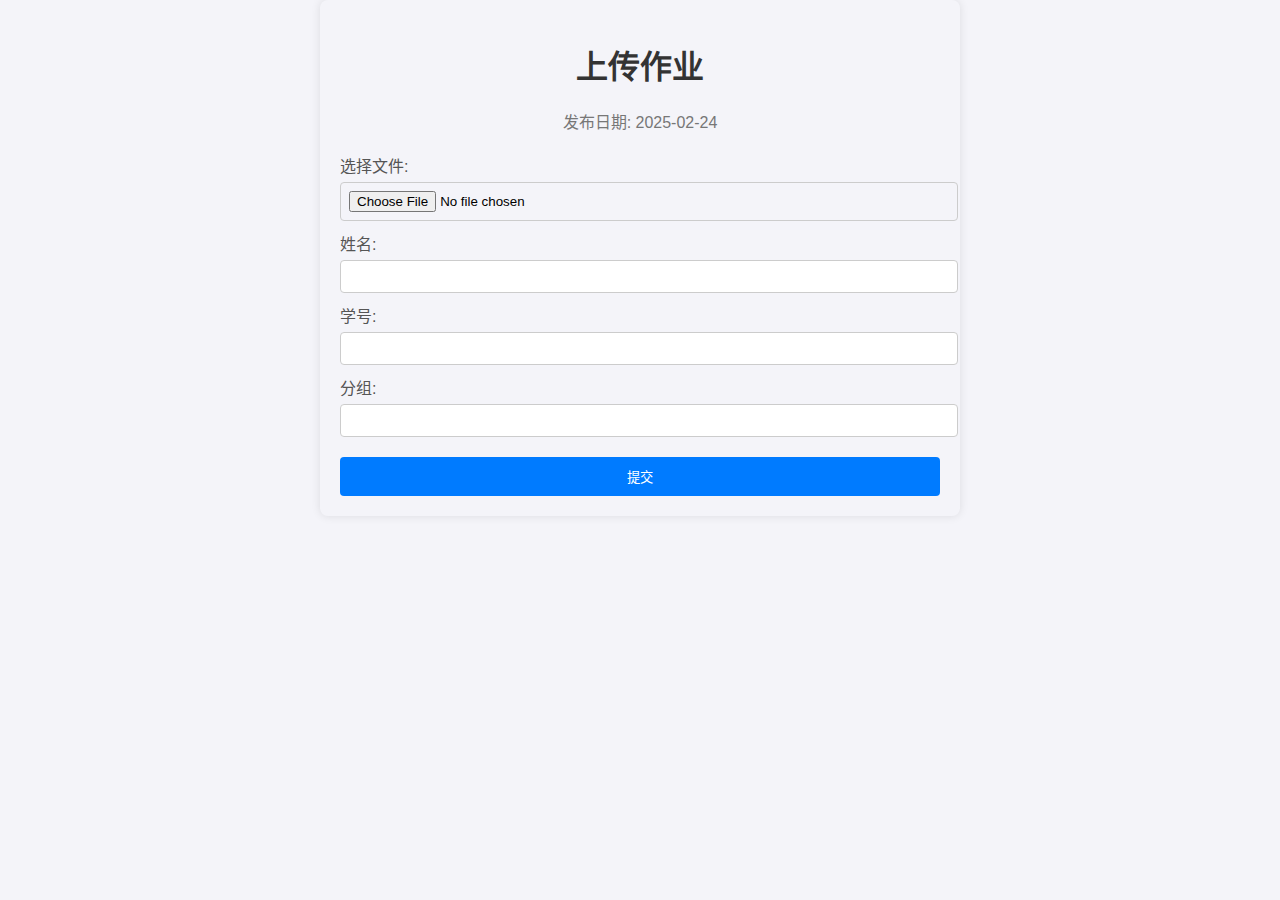
<file: collect_homework/index.html>
<!DOCTYPE html>
<html lang="zh-CN">

<head>
    <meta charset="UTF-8">
    <title>上传作业</title>
    <style>
        body {
            font-family: Arial, sans-serif;
            margin: 20px;
            padding: 20px;
            max-width: 600px;
            margin: auto;
            background-color: #f4f4f9;
            border-radius: 8px;
            box-shadow: 0 0 10px rgba(0, 0, 0, 0.1);
        }

        h1 {
            text-align: center;
            color: #333;
        }

        #date {
            text-align: center;
            color: #777;
            margin-bottom: 20px;
        }

        label {
            display: block;
            margin-top: 10px;
            color: #555;
        }

        input[type="text"],
        input[type="file"] {
            width: 100%;
            padding: 8px;
            margin-top: 5px;
            border: 1px solid #ccc;
            border-radius: 4px;
        }

        button {
            display: block;
            width: 100%;
            padding: 10px;
            margin-top: 20px;
            background-color: #007bff;
            color: white;
            border: none;
            border-radius: 4px;
            cursor: pointer;
        }

        button:hover {
            background-color: #0056b3;
        }
    </style>
</head>

<body>
    <h1>上传作业</h1>
    <div id="date"></div>

    <form id="uploadForm">
        <label for="file">选择文件:</label>
        <input type="file" id="file" name="file" required><br>

        <label for="studentName">姓名:</label>
        <input type="text" id="studentName" name="studentName" required><br>

        <label for="studentId">学号:</label>
        <input type="text" id="studentId" name="studentId" required><br>

        <label for="group">分组:</label>
        <input type="text" id="group" name="group" required><br>

        <button type="submit">提交</button>
    </form>

    <script>
        const assignmentDate = '2025-02-24'; // 固定的发布日期
        const host="https://collect.ljyh.link";
        // const host="http://172.245.119.194:5000";
        document.getElementById('date').innerHTML = "发布日期: " + assignmentDate;
        document.getElementById('uploadForm').addEventListener('submit', function (event) {
            event.preventDefault();

            const fileInput = document.getElementById('file');
            const file = fileInput.files[0];

            const studentName = document.getElementById('studentName').value;
            const studentId = document.getElementById('studentId').value;
            const group = document.getElementById('group').value;

            const formData = new FormData();
            formData.append('file', file);
            formData.append('student_name', studentName);
            formData.append('student_id', studentId);
            formData.append('assignment_date', assignmentDate);
            formData.append('group', group);
         
            fetch(host+'/check_and_upload', {
                method: 'POST',
                body: formData
            })
                .then(response => response.json())
                .then(data => {
                    if (data.exists) {
                        if (confirm('文件已存在，是否替换上传？')) {
                            formData.append('replace_upload', true);
                            fetch(host+'/check_and_upload', {
                                method: 'POST',
                                body: formData
                            })
                                .then(response => response.json())
                                .then(data => {
                                    if (data.uploaded) {
                                        alert('文件替换上传成功！');
                                    } else {
                                        alert('文件替换上传失败：' + data.error);
                                    }
                                })
                                .catch(error => {
                                    console.error('Error:', error);
                                });
                        }
                    } else {
                        if (data.uploaded) {
                            alert('文件上传成功！');
                        } else {
                            alert('文件上传失败：' + data.error);
                        }
                    }
                })
                .catch(error => {
                    console.error('Error:', error);
                });
        });
    </script>
</body>

</html>
</file>
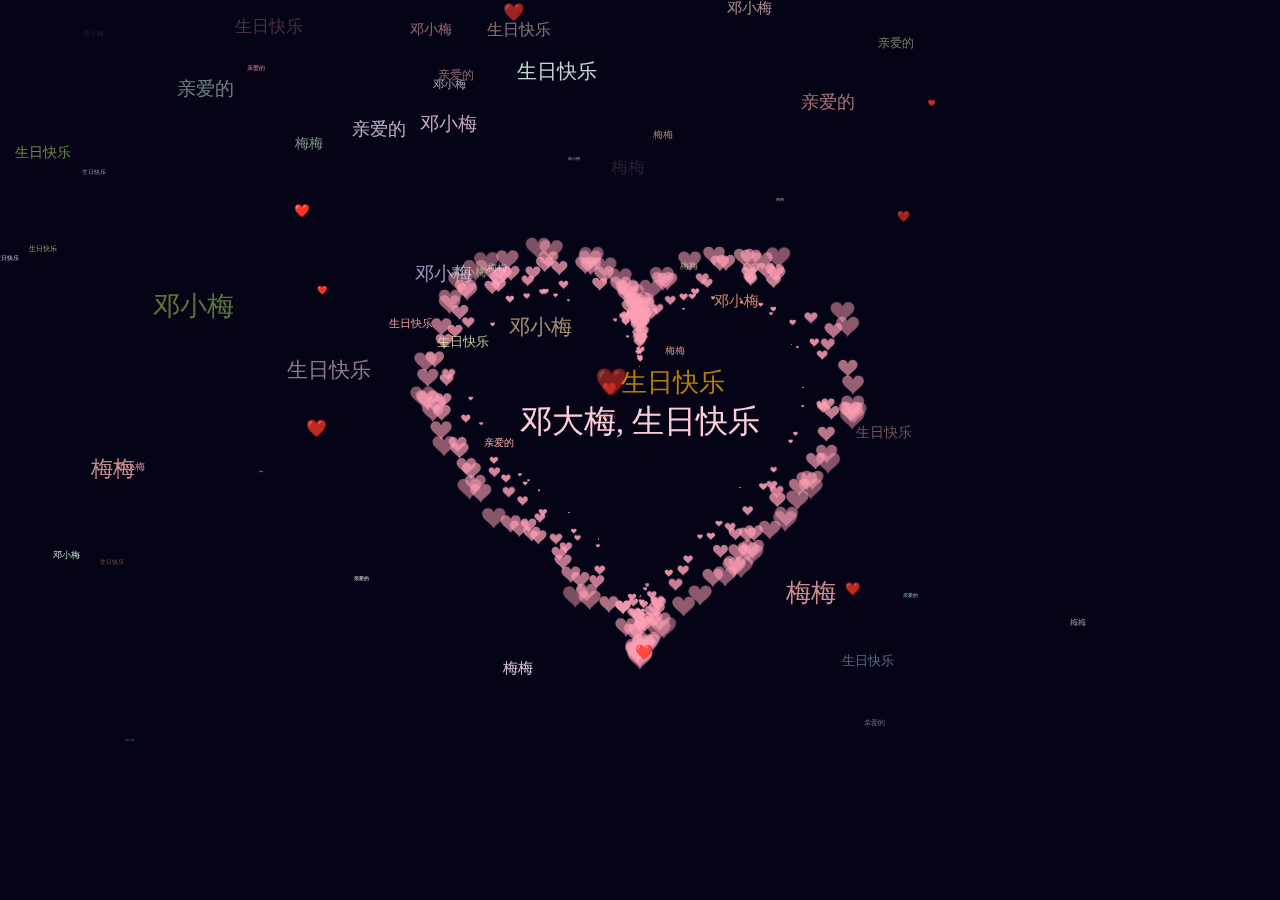
<file: dxm/index.html>
<!DOCTYPE html>
<html>

<head>
    <meta http-equiv="Content-Type" content="text/html; charset=UTF-8">
    <meta name="viewport" content="width=device-width, initial-scale=1, user-scalable=no">
    <meta name="language" content="zh-CN">

    <title>💗 好喜欢你啊 💗</title>

    <link rel="stylesheet" href="./style/main.css">
    <style type="text/css">
        body {
            margin: 0;
            height: 100vh;
            overflow: hidden;
            background: rgb(4, 4, 22);
        }

        #contents {
            color: pink;
            font-size: 2em;
            text-align: center;
            width: 100%;
            height: 100px;
            text-transform: none;
        }
        .type_words{position:fixed;top:50%;left:50%;transform:translate(-50%,-50%);width:180px;height:180px;color:#f1dadb;padding:20px;text-transform:lowercase;}
    </style>
</head>

<body onclick="bodyPlayMusic()">

    <div class="type_words" id="contents">给你的爱心</div>
    <canvas id="pinkboard" width="1707" height="868"></canvas>
    <canvas id="heart" width="1000" height="600"></canvas>

    <audio id="audio" src="https://music.163.com/song/media/outer/url?id=27130317.mp3" preload="auto"
        loop="loop"></audio>
    <script>
        var shouci = true;
        console.log(shouci);
        function bodyPlayMusic() {
            if (shouci) {
                shouci = false;
                audio.play();
                console.log(shouci);
            }
        };
    </script>
    <script src="./js/lxheart.js"></script>
    <script src="./js/filltext.js"></script>
    <script>
        var texts = ['亲爱的', '生日快乐', '❤️',"邓小梅","梅梅"];

        var params = new URLSearchParams(window.location.search);
        var text = params.get('text');
        var word = params.get('word');
        if (text) {
            texts = text.split(',')
        }
        document.getElementById('contents').innerHTML = word || '邓大梅, 生日快乐';

        renderLxHeart(document.getElementById('heart'), '#ec9bad');
        fillText(document.getElementById('pinkboard'), texts)
    </script>
</body>

</html>
</file>
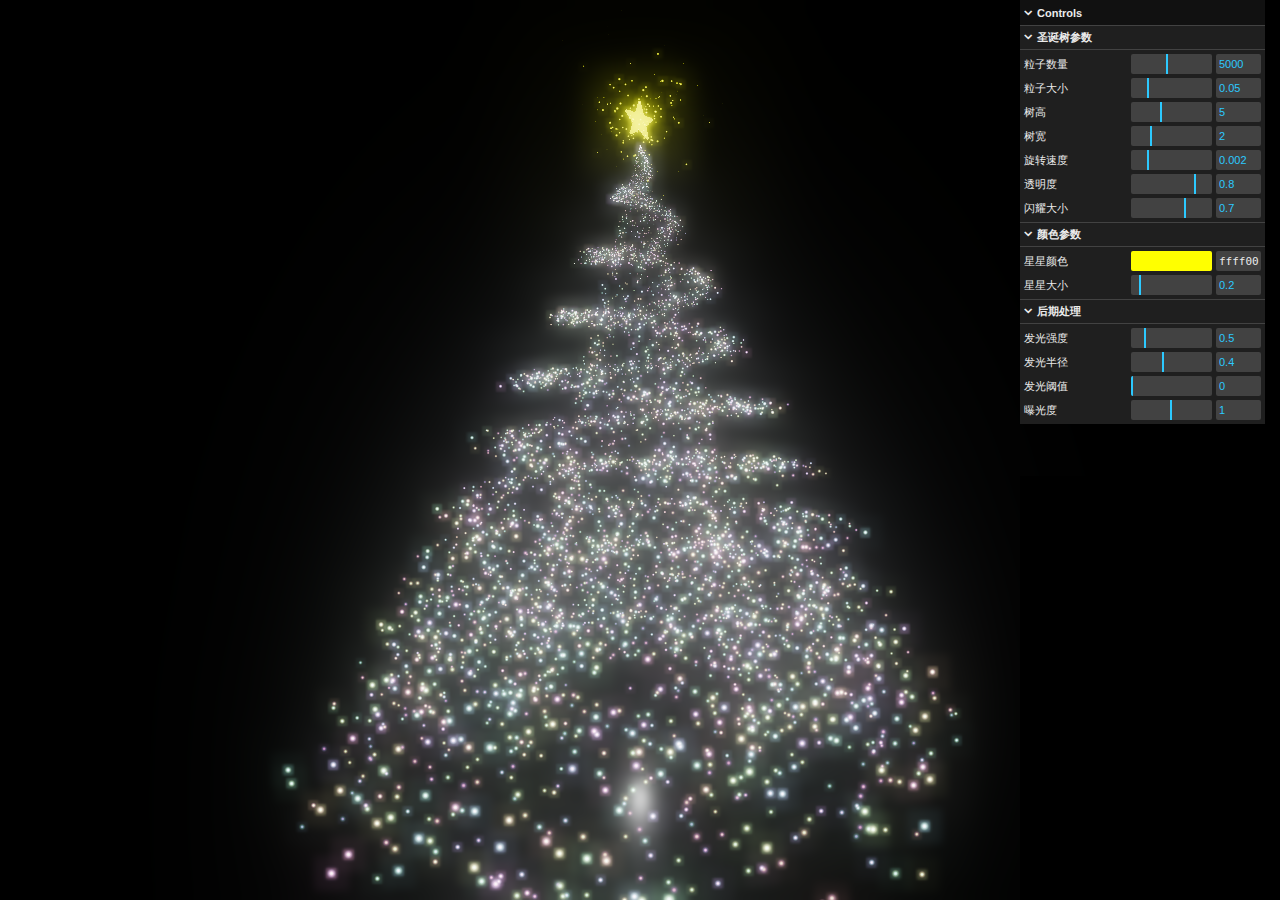
<file: forDXM/index.html>
<!doctype html>
<html lang="en">
  <head>
    <meta charset="UTF-8" />
    <link rel="icon" type="image/svg+xml" href="/ChristmasTree.svg" />
    <meta name="viewport" content="width=device-width, initial-scale=1.0" />
    <title>送给邓小梅的圣诞树</title>
    <script type="module" crossorigin src="./assets/index-DbOQpxBR.js"></script>
    <link rel="stylesheet" crossorigin href="./assets/index-u_d4feH4.css">
  </head>
  <body>
    <div id="app"></div>

  </body>
</html>
</file>
<file: dxm/style/main.css>
* {
  margin: 0;
  padding: 0;
}
html,
body {
  width: 100%;
  height: 100%;
  overflow-x: hidden;
  overflow-y: hidden;
}

body {
  display: -webkit-box;
  display: -webkit-flex;
  display: -ms-flexbox;
  display: flex;
  -webkit-box-pack: center;
  -webkit-justify-content: center;
  -ms-flex-pack: center;
  justify-content: center;
  -webkit-box-align: center;
  -webkit-align-items: center;
  -ms-flex-align: center;
  align-items: center;
  -webkit-filter: contrast(120%);
  filter: contrast(120%);
  background-color: black;
  position: relative;
}

.container {
  width: 100%;
  height: 99.74%;
  background-image: radial-gradient(
    2000px at 10% 130%,
    rgba(33, 39, 80, 1) 10%,
    #020409 100%
  );
}

.content {
  width: 100% auto;
  height: 100% auto;
}

#universe {
  width: 100% auto;
  height: 100% auto;
}

#footerContent {
  font-family: sans-serif;
  font-size: 110%;
  color: rgba(200, 220, 255, 0.3);
  width: 100%;
  position: fixed;
  bottom: 0%;
  padding: 20%;
  text-align: center;
  z-index: 20;
}

#footer {
  position: absolute;
  bottom: 0%;
  height: 300px;
  width: 100%;
}

#scene {
  height: 100%;
  position: absolute;
  left: 50%;
  margin-left: -768px;
}

a {
  text-decoration: none;
  color: rgba(200, 220, 255, 1);
  opacity: 0.4;
  -webkit-transition: opacity 0.4s ease;
  transition: opacity 0.4s ease;
}

a:hover {
  opacity: 1;
}

.txt {
  color: hsla(0, 0%, 0%, 0);
  text-shadow: #fff 0 0 10px;
  transition: text-shadow 2s cubic-bezier(0, 1, 0, 1);
}

@-moz-document url-prefix() {
  .txt {
    text-shadow: #fff 0 0 20px;
  }
}

#canvas {
  margin: 0 auto;
}
#pinkboard {
  position: fixed;
  width: 100%;
  height: 100%;
  top: 0;
  left: 0;
}
.namebox {
  color: #f1dadb;
  position: absolute;
  top: 50%;
  left: 50%;
  -webkit-transform: translate(-50%, -50%);
  -moz-transform: translate(-50%, -50%);
  -ms-transform: translate(-50%, -50%);
  -o-transform: translate(-50%, -50%);
  transform: translate(-50%, -50%);
}
.type_words {
  position: fixed;
  top: 2%;
  left: 10px;
  color: #f1dadb;
  padding: 20px;
  text-transform: lowercase;
}
@media screen and (max-width: 767px) {
  #pinkboard {
    zoom: 0.7;
  }
  .namebox {
    zoom: 0.5;
  }
}
</file>
<file: forDXM/assets/index-u_d4feH4.css>
.canvas-container[data-v-45e88085]{width:100vw;height:100vh;position:fixed;top:0;left:0;background:#000}*{margin:0;padding:0;box-sizing:border-box}body{overflow:hidden}
</file>
